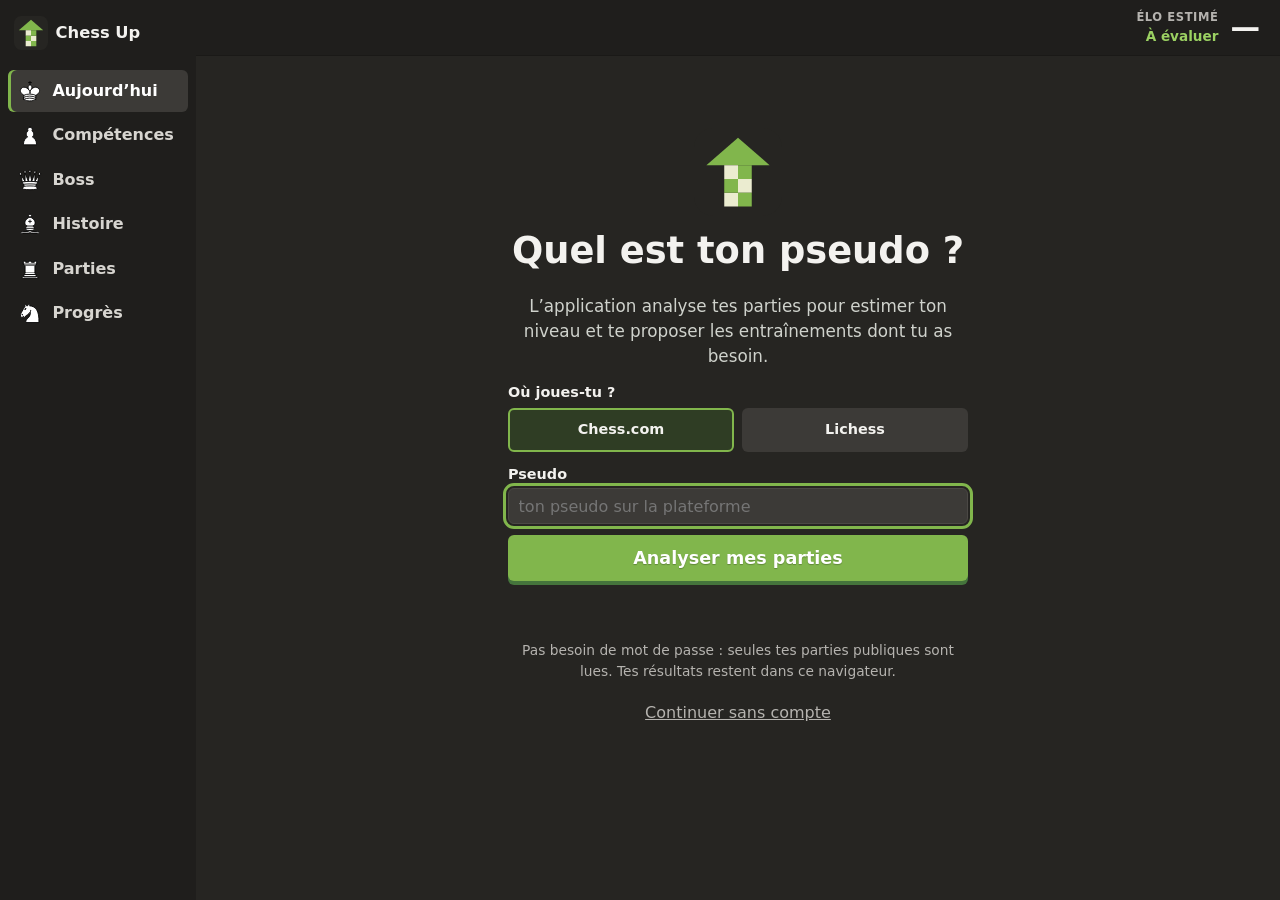
<file: index.html>
<!doctype html>
<html lang="fr">
<head>
  <meta charset="utf-8">
  <meta name="viewport" content="width=device-width, initial-scale=1">
  <title>Chess Up</title>
  <meta name="description" content="Progresser aux échecs : arbre de compétences, boss de finales, parties célèbres et analyse de vos vraies parties.">
  <meta name="theme-color" content="#1f1e1c">
  <meta name="mobile-web-app-capable" content="yes">
  <meta name="apple-mobile-web-app-capable" content="yes">
  <meta name="apple-mobile-web-app-status-bar-style" content="black">
  <meta name="apple-mobile-web-app-title" content="Chess Up">
  <link rel="manifest" href="manifest.webmanifest">
  <link rel="icon" href="assets/logo.svg" type="image/svg+xml">
  <link rel="alternate icon" href="assets/favicon-32.png" type="image/png">
  <link rel="apple-touch-icon" href="assets/apple-touch-icon.png">
  <link rel="stylesheet" href="css/app.css">
</head>
<body>
  <a class="skip" href="#app">Aller au contenu</a>
  <aside class="sidebar">
    <a class="brand" href="#/"><img src="assets/logo.svg" alt="" width="34" height="34"><span>Chess Up</span></a>
    <nav aria-label="Navigation principale">
      <a href="#/" data-nav="home"><img src="vendor/pieces/wK.svg" alt="">Aujourd’hui</a>
      <a href="#/arbre" data-nav="arbre"><img src="vendor/pieces/wP.svg" alt="">Compétences</a>
      <a href="#/boss" data-nav="boss"><img src="vendor/pieces/wQ.svg" alt="">Boss</a>
      <a href="#/histoire" data-nav="histoire"><img src="vendor/pieces/wB.svg" alt="">Histoire</a>
      <a href="#/parties" data-nav="parties"><img src="vendor/pieces/wR.svg" alt="">Parties</a>
      <a href="#/progres" data-nav="progres"><img src="vendor/pieces/wN.svg" alt="">Progrès</a>
    </nav>
    <button class="btn small primary install" data-install hidden>Installer l’application</button>
  </aside>
  <div class="content">
    <header class="topbar">
      <div class="sync-chip" data-sync role="status" hidden></div>
      <div class="elo" data-elo></div>
    </header>
    <main id="app" tabindex="-1"></main>
  </div>
  <script type="module" src="src/main.js"></script>
</body>
</html>
</file>
<file: css/app.css>
/* Chess Up : interface sombre, plateau vert, boutons en relief. */
:root {
  color-scheme: dark;
  --bg: #262522;
  --panel: #312e2b;
  --panel-2: #3c3a37;
  --line: #4b4845;
  --text: #f3f2ef;
  --muted: #b5b3af;
  --accent: #81b64c;
  --accent-hover: #95c95e;
  --accent-edge: #45753c;
  --accent-ink: #fff;
  --good: #9bd162;
  --good-bg: #2f3d24;
  --warn: #f59f3b;
  --warn-bg: #46331c;
  --bad: #f2816f;
  --bad-bg: #472a25;
  --square-light: #ebecd0;
  --square-dark: #739552;
  --c-tactique: #81b64c;
  --c-finales: #4fb3ff;
  --c-ouvertures: #b18cff;
  --c-strategie: #ef6fa8;
  --sans: 'Segoe UI', system-ui, -apple-system, Roboto, sans-serif;
  --serif: var(--sans);
}
* { box-sizing: border-box; }
html { -webkit-text-size-adjust: 100%; }
body { margin: 0; background: var(--bg); color: var(--text); font: 16px/1.5 var(--sans); }
a { color: var(--accent); }
h1, h2, h3 { font-family: var(--serif); font-weight: 600; line-height: 1.2; margin: 0 0 .5rem; }
h1 { font-size: clamp(1.7rem, 4vw, 2.3rem); }
h2 { font-size: 1.3rem; }
h3 { font-size: 1.05rem; margin-top: 1rem; }
p { margin: 0 0 .75rem; }
small { font-size: .82em; }
:focus-visible { outline: 3px solid var(--accent); outline-offset: 2px; }
.skip { position: absolute; left: -999px; }
.skip:focus { left: 8px; top: 8px; background: var(--panel); padding: 8px; z-index: 10; }
.muted { color: var(--muted); }
.lead { color: #cfd2cc; font-size: 1.05rem; max-width: 62ch; }

/* Navigation */
body { display: grid; grid-template-columns: 196px minmax(0, 1fr); min-height: 100vh; background: linear-gradient(90deg, #1f1e1c 196px, var(--bg) 196px); }
.sidebar { background: #1f1e1c; position: sticky; top: 0; height: 100vh; padding: .75rem .5rem; display: flex; flex-direction: column; gap: 1rem; }
.brand { display: flex; align-items: center; gap: .45rem; color: var(--text); font-weight: 800; font-size: 1.02rem; text-decoration: none; padding: .25rem .4rem; }
.sidebar nav { display: flex; flex-direction: column; gap: .15rem; }
.sidebar nav a { display: flex; align-items: center; gap: .6rem; color: #d7d5d0; font-weight: 600; text-decoration: none; padding: .5rem .55rem; border-radius: 6px; }
.sidebar nav img { width: 26px; height: 26px; }
.sidebar nav a:hover { background: var(--panel); color: #fff; }
.sidebar nav a[aria-current] { background: var(--panel-2); color: #fff; box-shadow: inset 3px 0 0 var(--accent); }
.content { min-width: 0; }
.topbar { display: flex; justify-content: flex-end; align-items: center; gap: 1.25rem; padding: .55rem 1.25rem; background: #1f1e1c; border-bottom: 1px solid #1a1917; position: sticky; top: 0; z-index: 5; }
.elo { display: grid; grid-template-columns: auto auto; column-gap: .75rem; align-items: center; cursor: help; }
.elo-label { grid-row: 1; font-size: .72rem; font-weight: 700; letter-spacing: .05em; text-transform: uppercase; color: var(--muted); text-align: right; }
.elo-title { grid-row: 2; grid-column: 1; font-size: .85rem; font-weight: 600; text-align: right; color: var(--good); }
.elo-value { grid-row: 1 / 3; grid-column: 2; font-size: 1.85rem; font-weight: 800; line-height: 1; font-variant-numeric: tabular-nums; }
.elo-source { position: absolute; width: 1px; height: 1px; overflow: hidden; clip-path: inset(50%); }
main { max-width: 1160px; margin: 0 auto; padding: 1.1rem 1.25rem 3rem; }
main:focus { outline: none; }

/* Blocs */
.panel { background: var(--panel); border: 1px solid var(--line); border-radius: 10px; padding: 1.1rem 1.25rem; margin-bottom: 1rem; }
.panel.warn { border-color: var(--warn); }
.page-head { margin-bottom: 1.1rem; }
.panel-head { display: flex; justify-content: space-between; gap: 1rem; flex-wrap: wrap; align-items: baseline; }
.crumb { margin-bottom: .6rem; }
.crumb a { color: var(--muted); text-decoration: none; }
.crumb a:hover { color: var(--text); }
.hero { display: flex; justify-content: space-between; gap: 1rem; flex-wrap: wrap; margin-bottom: 1rem; }
.streak { background: var(--panel); border: 1px solid var(--line); border-radius: 10px; padding: .7rem 1.1rem; min-width: 200px; }
.streak strong { font: 700 2.2rem/1 var(--sans); color: var(--accent); margin-right: .4rem; }
.streak small { display: block; color: var(--muted); }

/* Boutons */
.btn { display: inline-block; font: 600 .98rem var(--sans); color: var(--text); background: var(--panel-2);
  border: 1px solid var(--line); border-radius: 7px; padding: .55rem 1rem; cursor: pointer; text-decoration: none; }
.btn:hover:not(:disabled) { border-color: var(--accent); }
.btn:disabled { cursor: default; opacity: .75; }
.btn.primary { background: var(--accent); color: var(--accent-ink); border-color: var(--accent); }
.btn.primary:hover { background: #e6b65a; }
.btn.small { padding: .35rem .7rem; font-size: .88rem; }
.btn.danger { color: var(--bad); }
.btn[aria-pressed="true"] { background: var(--accent); color: var(--accent-ink); border-color: var(--accent); }
.actions { display: flex; flex-wrap: wrap; gap: .5rem; margin-top: 1rem; }
.segmented { display: flex; gap: .4rem; flex-wrap: wrap; margin-top: .75rem; }
.banner { background: var(--panel-2); border-radius: 7px; padding: .6rem .85rem; }
.banner.good { background: var(--good-bg); color: #cdeccf; }
.banner.warn { background: var(--warn-bg); color: #f7d6ab; }
.tag { display: inline-block; font-size: .78rem; padding: .1rem .5rem; border-radius: 99px; background: var(--panel-2); color: var(--muted); }
.tag.good { background: var(--good-bg); color: var(--good); }
.tag.warn { background: var(--warn-bg); color: var(--warn); }
.tag.bad { background: var(--bad-bg); color: var(--bad); }
.plain { list-style: none; margin: .25rem 0; padding: 0; }
.plain li { padding: .25rem 0; }

/* Quêtes */
.quests { list-style: none; margin: 0; padding: 0; }
.quest { display: flex; align-items: center; gap: .75rem; padding: .6rem 0; border-top: 1px solid var(--line); }
.quest:first-child { border-top: 0; }
.quest-text { flex: 1; }
.quest-text small { display: block; color: var(--muted); }
.tick { width: 20px; height: 20px; border: 2px solid var(--line); border-radius: 50%; flex: none; }
.quest.done .tick { background: var(--good); border-color: var(--good); }

/* Compteurs */
.meter { display: block; height: 8px; background: var(--panel-2); border-radius: 99px; overflow: hidden; }
.meter i { display: block; height: 100%; background: var(--accent); border-radius: 99px; }
.meter.small { height: 6px; }
.profile { display: grid; gap: .8rem; grid-template-columns: repeat(auto-fit, minmax(220px, 1fr)); }
.branch-meter { display: grid; gap: .25rem; padding: .7rem; border: 1px solid var(--line); border-radius: 8px; color: var(--text); text-decoration: none; }
.branch-meter:hover { border-color: var(--accent); }
.branch-name { font: 600 1.05rem var(--serif); }
.branch-level { font-weight: 600; }
.branch-level small { font-weight: 400; color: var(--muted); margin-left: .25rem; }

/* Arbre */
.tree { display: grid; gap: 1rem; grid-template-columns: repeat(auto-fit, minmax(240px, 1fr)); }
.tree-branch { background: var(--panel); border: 1px solid var(--line); border-radius: 10px; padding: 1rem; }
.tree-branch header p { color: var(--muted); font-size: .9rem; margin-bottom: .5rem; }
.tree-branch header small { color: var(--muted); }
.tier-label { font: 600 .75rem var(--sans); letter-spacing: .08em; text-transform: uppercase; color: var(--muted); margin: 1rem 0 .4rem; }
.tier { display: grid; gap: .4rem; }
.node { display: flex; align-items: center; gap: .55rem; padding: .5rem .6rem; border-radius: 8px; background: var(--panel-2);
  border: 1px solid var(--line); text-decoration: none; color: var(--text); position: relative; }
.node:hover { border-color: var(--accent); }
.node-icon { width: 22px; height: 22px; flex: none; }
.node-icon svg, .status-line svg { width: 100%; height: 100%; fill: currentColor; display: block; }
.status-line svg { width: 18px; height: 18px; display: inline-block; vertical-align: -3px; }
.node-text { flex: 1; min-width: 0; line-height: 1.25; }
.node-text strong { display: block; font-size: .93rem; font-weight: 600; }
.node-text small { color: var(--muted); }
.node.locked { opacity: .62; }
.node.available .node-icon { color: var(--accent); }
.node.progress .node-icon { color: var(--accent); }
.node.progress { border-color: #7d6330; }
.node.validated { border-color: var(--good); background: var(--good-bg); }
.node.validated .node-icon { color: var(--good); }
.node.decayed { border-color: var(--warn); background: var(--warn-bg); }
.node.decayed .node-icon { color: var(--warn); }
.flag { font-size: .7rem; color: var(--bad); border: 1px solid var(--bad); border-radius: 99px; padding: 0 .4rem; }
.status-line { font-weight: 600; color: var(--muted); }
.status-line.validated { color: var(--good); }
.status-line.decayed { color: var(--warn); }
.status-line.progress, .status-line.available { color: var(--accent); }
.steps { padding-left: 1.2rem; }
.steps li.done { color: var(--good); }

/* Cartes */
.cards { display: grid; gap: 1rem; grid-template-columns: repeat(auto-fill, minmax(250px, 1fr)); }
.card { background: var(--panel); border: 1px solid var(--line); border-radius: 10px; padding: 1rem; display: flex; flex-direction: column; gap: .35rem; align-items: flex-start; }
.card p { margin: 0; }
.card .btn { margin-top: auto; }
.boss-card.locked { opacity: .7; }
.boss-card.validated { border-color: var(--good); }
.boss-card.decayed { border-color: var(--warn); }
.game-card { color: var(--text); text-decoration: none; }
.game-card:hover { border-color: var(--accent); }
.game-card .best { margin-top: auto; padding-top: .35rem; font-size: .88rem; color: var(--accent); }
.chapter { margin-bottom: 1.25rem; }

/* Séance */
.session-head { margin-bottom: .75rem; }
.bar { height: 6px; background: var(--panel-2); border-radius: 99px; overflow: hidden; margin: .4rem 0; }
.bar i { display: block; height: 100%; width: 0; background: var(--accent); transition: width .25s; }
.play { display: grid; gap: 1.25rem; grid-template-columns: minmax(0, 560px) minmax(240px, 1fr); align-items: start; }
.side { background: var(--panel); border: 1px solid var(--line); border-radius: 10px; padding: 1rem; display: flex; flex-direction: column; gap: .6rem; align-items: stretch; min-width: 0; }
.side p { margin: 0; }
.prompt { font-size: 1.05rem; font-weight: 600; }
.feedback { min-height: 1.5em; }
.feedback.good { color: var(--good); }
.feedback.bad { color: var(--bad); }
.idea { color: #d9d4c3; font-style: italic; }
.counter { color: var(--muted); font-variant-numeric: tabular-nums; }
.moves { color: var(--muted); font-size: .85rem; max-height: 8rem; overflow-y: auto; }
.choices { display: grid; gap: .45rem; }
.btn.choice { text-align: left; font-weight: 500; }
.btn.choice.right { border-color: var(--good); background: var(--good-bg); opacity: 1; }
.btn.choice.wrong { border-color: var(--bad); background: var(--bad-bg); opacity: 1; }
.result { background: var(--panel); border: 1px solid var(--line); border-radius: 10px; padding: 1.5rem; text-align: center; max-width: 640px; margin: 0 auto; }
.result.left { text-align: left; }
.result .actions { justify-content: center; }
.result.left .actions { justify-content: flex-start; }
.score-big { font: 700 3rem/1.1 var(--sans); color: var(--accent); margin: 0 0 .25rem; }
.score-big small { font-size: 1.3rem; color: var(--muted); }
.score-big.good { color: var(--good); }
.score-big.bad { color: var(--bad); }
.hearts { display: inline-flex; gap: 6px; }
.hearts i { width: 18px; height: 18px; background: var(--panel-2); border: 1px solid var(--line); transform: rotate(45deg) scale(.72); border-radius: 3px 3px 0 3px; }
.hearts i.on { background: var(--bad); border-color: var(--bad); }

/* Échiquier */
.board-wrap { width: 100%; max-width: 560px; }
.board { display: grid; grid-template-columns: repeat(8, 1fr); aspect-ratio: 1; position: relative;
  border-radius: 6px; overflow: hidden; box-shadow: 0 6px 22px rgba(0, 0, 0, .45); touch-action: none; user-select: none; }
.sq { position: relative; border: 0; padding: 0; margin: 0; aspect-ratio: 1; cursor: pointer; min-width: 0; display: block; font: inherit; }
.sq.light { background: var(--square-light); color: var(--square-dark); }
.sq.dark { background: var(--square-dark); color: var(--square-light); }
.sq:focus-visible { outline: 3px solid #4aa3ff; outline-offset: -3px; z-index: 2; }
.piece { position: absolute; inset: 3%; width: 94%; height: 94%; pointer-events: none; }
.piece.ghost { position: fixed; inset: auto; transform: translate(-50%, -50%); z-index: 50; }
.coord { position: absolute; font-size: clamp(.55rem, 1.5vw, .72rem); font-weight: 700; pointer-events: none; line-height: 1; }
.coord.file { right: 3px; bottom: 3px; }
.coord.rank { left: 3px; top: 3px; }
.sq.last::before { content: ''; position: absolute; inset: 0; background: rgba(217, 164, 65, .42); }
.sq.selected::before { content: ''; position: absolute; inset: 0; background: rgba(74, 163, 255, .5); }
.sq.target::after { content: ''; position: absolute; inset: 35%; border-radius: 50%; background: rgba(20, 30, 25, .35); }
.sq.target-capture::after { content: ''; position: absolute; inset: 4%; border-radius: 50%; border: 5px solid rgba(20, 30, 25, .4); }
.sq.mark-good::before { content: ''; position: absolute; inset: 0; background: rgba(70, 180, 90, .6); }
.sq.mark-bad::before { content: ''; position: absolute; inset: 0; background: rgba(220, 70, 55, .6); }
.sq.mark-option::before { content: ''; position: absolute; inset: 0; background: rgba(74, 163, 255, .45); }
.arrows { position: absolute; inset: 0; pointer-events: none; z-index: 3; }
.arrows line { stroke: rgba(30, 130, 70, .85); stroke-width: .16; stroke-linecap: round; }
.arrows polygon { fill: rgba(30, 130, 70, .85); }
.promotion { position: absolute; inset: 0; display: grid; grid-template-columns: repeat(4, 1fr); align-items: center;
  background: rgba(10, 12, 14, .78); z-index: 6; padding: 8%; gap: 4%; }
.promotion button { background: var(--square-light); border: 2px solid var(--accent); border-radius: 8px; cursor: pointer; padding: 6%; }
.promotion img { width: 100%; display: block; }

/* Parties */
.form { display: grid; gap: .7rem; max-width: 560px; }
.form label, .inline { display: grid; gap: .2rem; font-size: .9rem; font-weight: 600; }
.inline { display: inline-flex; align-items: center; gap: .5rem; }
.form-row { display: grid; grid-template-columns: 1fr 1fr; gap: .7rem; }
input, select, textarea { font: 400 1rem var(--sans); color: var(--text); background: var(--panel-2); border: 1px solid var(--line); border-radius: 6px; padding: .45rem .6rem; width: 100%; }
.inline select { width: auto; }
[hidden] { display: none !important; }
.game-row { border-top: 1px solid var(--line); padding: .55rem 0; }
.game-row summary { cursor: pointer; display: flex; flex-wrap: wrap; align-items: center; gap: .5rem; }
.game-opp { font-weight: 600; }
.game-err { margin-left: auto; }

/* Progrès */
.control.good { border-color: var(--good); }
.control.warn { border-color: var(--warn); }
.stats { display: grid; gap: .75rem; grid-template-columns: repeat(auto-fit, minmax(160px, 1fr)); margin: .75rem 0 0; }
.stats dt { color: var(--muted); font-size: .85rem; }
.stats dd { margin: 0; font: 700 1.4rem var(--sans); font-variant-numeric: tabular-nums; }
.stats dd small { font: 400 .8rem var(--sans); color: var(--muted); }
.columns { display: grid; gap: 1.25rem; grid-template-columns: repeat(auto-fit, minmax(250px, 1fr)); }
.bars { list-style: none; padding: 0; margin: 0; display: grid; gap: .5rem; }
.bars li { display: grid; grid-template-columns: 1fr 90px 2rem; gap: .5rem; align-items: center; }
.bars b { text-align: right; font-variant-numeric: tabular-nums; }
.chart { margin: 0; }
.chart svg { width: 100%; max-width: 760px; height: auto; display: block; }
.chart .grid { stroke: var(--line); stroke-width: 1; }
.chart .axis { fill: var(--muted); font-size: 12px; }
.chart .line { fill: none; stroke: var(--accent); stroke-width: 2; stroke-linejoin: round; }
.chart .dot { fill: var(--accent); stroke: var(--panel); stroke-width: 2; }
.chart .hit { fill: transparent; }
.chart .dot-group:hover .dot, .chart .dot-group:focus .dot { r: 6; }
.chart table { border-collapse: collapse; margin-top: .5rem; }
.chart td, .chart th { padding: .2rem .7rem; border-bottom: 1px solid var(--line); text-align: left; }
.badges { list-style: none; padding: 0; margin: 0; display: grid; gap: .7rem; grid-template-columns: repeat(auto-fill, minmax(210px, 1fr)); }
.badge { border: 1px dashed var(--line); border-radius: 8px; padding: .65rem .8rem; display: grid; gap: .15rem; color: var(--muted); }
.badge.earned { border: 1px solid var(--accent); color: var(--text); }
.badge strong { font-family: var(--serif); }

@media (max-width: 800px) {
  .play { grid-template-columns: 1fr; }
  .board-wrap { max-width: min(100%, 72vh); margin: 0 auto; }
  .game-err { margin-left: 0; }
}
@media (prefers-reduced-motion: reduce) {
  * { transition: none !important; }
}

/* Carte des compétences */
.map-panel { background: radial-gradient(ellipse at 50% 100%, #2f3a2a, #1c1b19 72%); border-radius: 10px; padding: 1rem 1.25rem .5rem; margin-bottom: 1rem; }
.map-head { display: flex; flex-wrap: wrap; justify-content: space-between; gap: .5rem 1.5rem; align-items: flex-start; }
.map-head h1 { margin-bottom: .1rem; }
.map-legend { list-style: none; display: flex; flex-wrap: wrap; gap: .3rem .9rem; margin: .35rem 0 0; padding: 0; color: var(--muted); font-size: .84rem; }
.map-legend li { display: flex; align-items: center; gap: .35rem; }
.map-legend i { width: 13px; height: 13px; border-radius: 50%; display: block; }
.k-validated { background: var(--accent); }
.k-available { border: 2.5px solid var(--accent); }
.k-decayed { background: var(--warn); }
.k-locked { background: #57544f; }
.skill-map { display: block; width: 100%; height: auto; }
.skill-map text { font-family: var(--sans); text-anchor: middle; }
.c-tactique { --branch: var(--c-tactique); }
.c-finales { --branch: var(--c-finales); }
.c-ouvertures { --branch: var(--c-ouvertures); }
.c-strategie { --branch: var(--c-strategie); }
.map-trunk, .map-edge { fill: none; stroke-linecap: round; stroke: #4f4c48; }
.map-edge { stroke-width: 2; }
.map-trunk.lit { stroke: var(--branch); }
.map-edge.lit { stroke: var(--branch); stroke-width: 4; }
.map-hub circle { fill: #1c1b19; stroke: var(--branch); stroke-width: 4; }
.map-hub-score { fill: var(--branch); font-size: 26px; font-weight: 800; }
.map-hub-name { fill: var(--branch); font-size: 15px; font-weight: 800; letter-spacing: .08em; paint-order: stroke; stroke: #1c1b19; stroke-width: 4px; }
.map-hub-sub { fill: var(--muted); font-size: 12px; }
.map-node { cursor: pointer; }
.map-disc { fill: #1c1b19; stroke: var(--branch); stroke-width: 3.5; transition: filter .15s; }
.map-node:hover .map-disc, .map-node:focus-visible .map-disc { filter: brightness(1.35) drop-shadow(0 0 8px var(--branch)); }
.map-node:focus-visible { outline: none; }
.map-node:focus-visible .map-disc { stroke: #fff; }
.map-node.validated .map-disc { fill: var(--branch); filter: drop-shadow(0 0 7px var(--branch)); }
.map-node.decayed .map-disc { fill: var(--warn); stroke: var(--warn); filter: drop-shadow(0 0 7px var(--warn)); }
.map-node.locked .map-disc { fill: #2a2926; stroke: #57544f; stroke-width: 2.5; }
.map-node.locked .map-piece { opacity: .3; }
.map-label { fill: var(--text); font-size: 13px; font-weight: 600; paint-order: stroke; stroke: #1c1b19; stroke-width: 4px; stroke-linejoin: round; }
.map-node.locked .map-label { fill: #9b9892; font-weight: 500; }
.map-count rect { fill: #1c1b19; stroke: var(--branch); stroke-width: 2; }
.map-count text { fill: var(--branch); font-size: 12px; font-weight: 700; }
.map-alert circle { fill: #1c1b19; stroke: var(--warn); stroke-width: 2; }
.map-alert text { fill: var(--warn); font-size: 14px; font-weight: 800; }
.map-lock circle { fill: #57544f; }
.map-lock path { fill: #1c1b19; }
.map-flag { fill: var(--bad); stroke: #1c1b19; stroke-width: 2; }
.map-root circle { fill: #1c1b19; stroke: var(--accent); stroke-width: 5; }
.map-root-value { fill: #fff; font-size: 30px; font-weight: 800; }
.map-root-label { fill: var(--good); font-size: 13px; font-weight: 700; }
.profile-mobile { display: none; }
.home-columns { display: grid; gap: 1rem; grid-template-columns: minmax(0, 2fr) minmax(220px, 1fr); align-items: start; }
.home-side { display: grid; gap: 1rem; }
.home-side .streak { min-width: 0; }

/* Boutons en relief */
.btn { border: 0; font-weight: 700; border-radius: 6px; box-shadow: 0 3px 0 #2a2826; background: #4b4845; }
.btn:hover:not(:disabled) { background: #57544f; }
.btn:active:not(:disabled) { transform: translateY(2px); box-shadow: 0 1px 0 #2a2826; }
.btn.primary { background: var(--accent); color: #fff; box-shadow: 0 4px 0 var(--accent-edge); font-weight: 800; text-shadow: 0 1px 1px rgba(0, 0, 0, .25); }
.btn.primary:hover:not(:disabled) { background: var(--accent-hover); }
.btn.primary:active:not(:disabled) { box-shadow: 0 1px 0 var(--accent-edge); }
.btn.choice { background: var(--panel-2); box-shadow: none; border: 1px solid var(--line); }
.btn[aria-pressed="true"] { background: var(--accent); color: #fff; }
.panel { border: 0; border-radius: 8px; }
.panel.warn { border: 1px solid var(--warn); }
.tree-branch, .card, .side, .result, .streak { border: 0; border-radius: 8px; }
.tree-branch { border-top: 4px solid var(--branch); }
.tree-branch:nth-child(1) { --branch: var(--c-tactique); }
.tree-branch:nth-child(2) { --branch: var(--c-finales); }
.tree-branch:nth-child(3) { --branch: var(--c-ouvertures); }
.tree-branch:nth-child(4) { --branch: var(--c-strategie); }
.tree-branch .meter i { background: var(--branch); }
.streak strong { color: var(--warn); }
.topbar + main { scroll-margin-top: 4rem; }
.tier-label { color: #a9a6a1; }
.sq.selected::before { background: rgba(246, 246, 105, .55); }
.sq.last::before { background: rgba(246, 246, 105, .45); }
.sq.mark-option::before { background: rgba(74, 163, 255, .55); }
.promotion button { border-color: var(--accent); }

@media (max-width: 860px) {
  body { display: block; background: var(--bg); }
  .sidebar { background: #1f1e1c; }
  .sidebar { height: auto; position: static; padding: .4rem .5rem; gap: .25rem; }
  .brand span { display: inline; }
  .sidebar nav { flex-direction: row; flex-wrap: wrap; }
  .sidebar nav a { padding: .3rem .45rem; font-size: .88rem; gap: .25rem; }
  .sidebar nav img { width: 20px; height: 20px; }
  .sidebar nav a[aria-current] { box-shadow: inset 0 -3px 0 var(--accent); }
  .skill-map { display: none; }
  .profile-mobile { display: grid; gap: .6rem; padding-bottom: .75rem; margin-top: .75rem; }
  .map-legend { display: none; }
  .home-columns { grid-template-columns: 1fr; }
}

/* Accueil du premier passage */
.welcome { max-width: 460px; margin: 6vh auto 0; text-align: center; display: grid; gap: .8rem; justify-items: center; }
.welcome .lead { margin: 0; }
.welcome .form { width: 100%; text-align: left; max-width: none; }
.platforms { border: 0; margin: 0; padding: 0; display: grid; grid-template-columns: 1fr 1fr; gap: .5rem; }
.platforms legend { font-size: .9rem; font-weight: 600; margin-bottom: .25rem; padding: 0; }
.platforms label { display: block; font-weight: 700; cursor: pointer; }
.platforms input { position: absolute; opacity: 0; width: 1px; }
.platforms span { display: block; padding: .6rem; text-align: center; border-radius: 6px; background: var(--panel-2); border: 2px solid transparent; }
.platforms input:checked + span { border-color: var(--accent); background: var(--good-bg); }
.platforms input:focus-visible + span { outline: 3px solid #4aa3ff; outline-offset: 2px; }
.btn.big { padding: .8rem 1rem; font-size: 1.1rem; width: 100%; }
.small-print { font-size: .86rem; margin: 0; }
.link { background: none; border: 0; color: var(--muted); text-decoration: underline; cursor: pointer; font: inherit; padding: .4rem; }
.link:hover { color: var(--text); }
.sync-chip { margin-right: auto; }
.sync-chip a { color: var(--muted); text-decoration: none; font-size: .88rem; display: inline-flex; align-items: center; gap: .45rem; }
.spinner { width: 13px; height: 13px; border: 2px solid var(--line); border-top-color: var(--accent); border-radius: 50%; animation: spin .9s linear infinite; }
@keyframes spin { to { transform: rotate(360deg); } }
.account { display: flex; flex-wrap: wrap; align-items: center; gap: .6rem 1rem; }
.account strong { font-size: 1.1rem; }
.account .actions { margin: 0 0 0 auto; }

/* Plan d'entraînement */
.plan { list-style: none; margin: .5rem 0 0; padding: 0; display: grid; gap: .6rem; }
.plan-item { display: grid; grid-template-columns: auto minmax(0, 1fr) auto; gap: .85rem; align-items: center; background: var(--panel-2); border-radius: 8px; padding: .75rem .9rem; }
.plan-rank { width: 34px; height: 34px; border-radius: 50%; display: grid; place-items: center; font-weight: 800; color: #fff; background: var(--accent); }
.plan-text h3 { margin: 0 0 .1rem; font-size: 1.05rem; }
.plan-text p { margin: 0; }
.plan-example { font-size: .9rem; color: #d9d7d2; margin-top: .15rem !important; }
.reco { font-size: .7rem; font-weight: 700; color: var(--accent); border: 1px solid var(--accent); border-radius: 99px; padding: 0 .4rem; white-space: nowrap; }
.map-reco { fill: none; stroke: #fff; stroke-width: 2.5; stroke-dasharray: 6 6; animation: reco-spin 14s linear infinite; transform-box: fill-box; transform-origin: center; }
@keyframes reco-spin { to { transform: rotate(360deg); } }
.k-reco { border: 2px dashed #fff; }
@media (prefers-reduced-motion: reduce) {
  .map-reco, .spinner { animation: none; }
}
@media (max-width: 560px) {
  .plan-item { grid-template-columns: auto minmax(0, 1fr); }
  .plan-item .btn { grid-column: 1 / -1; text-align: center; }
}

/* Installation */
.install { margin-top: auto; white-space: normal; }
@media (max-width: 860px) {
  .install { margin-top: .25rem; }
}
</file>
